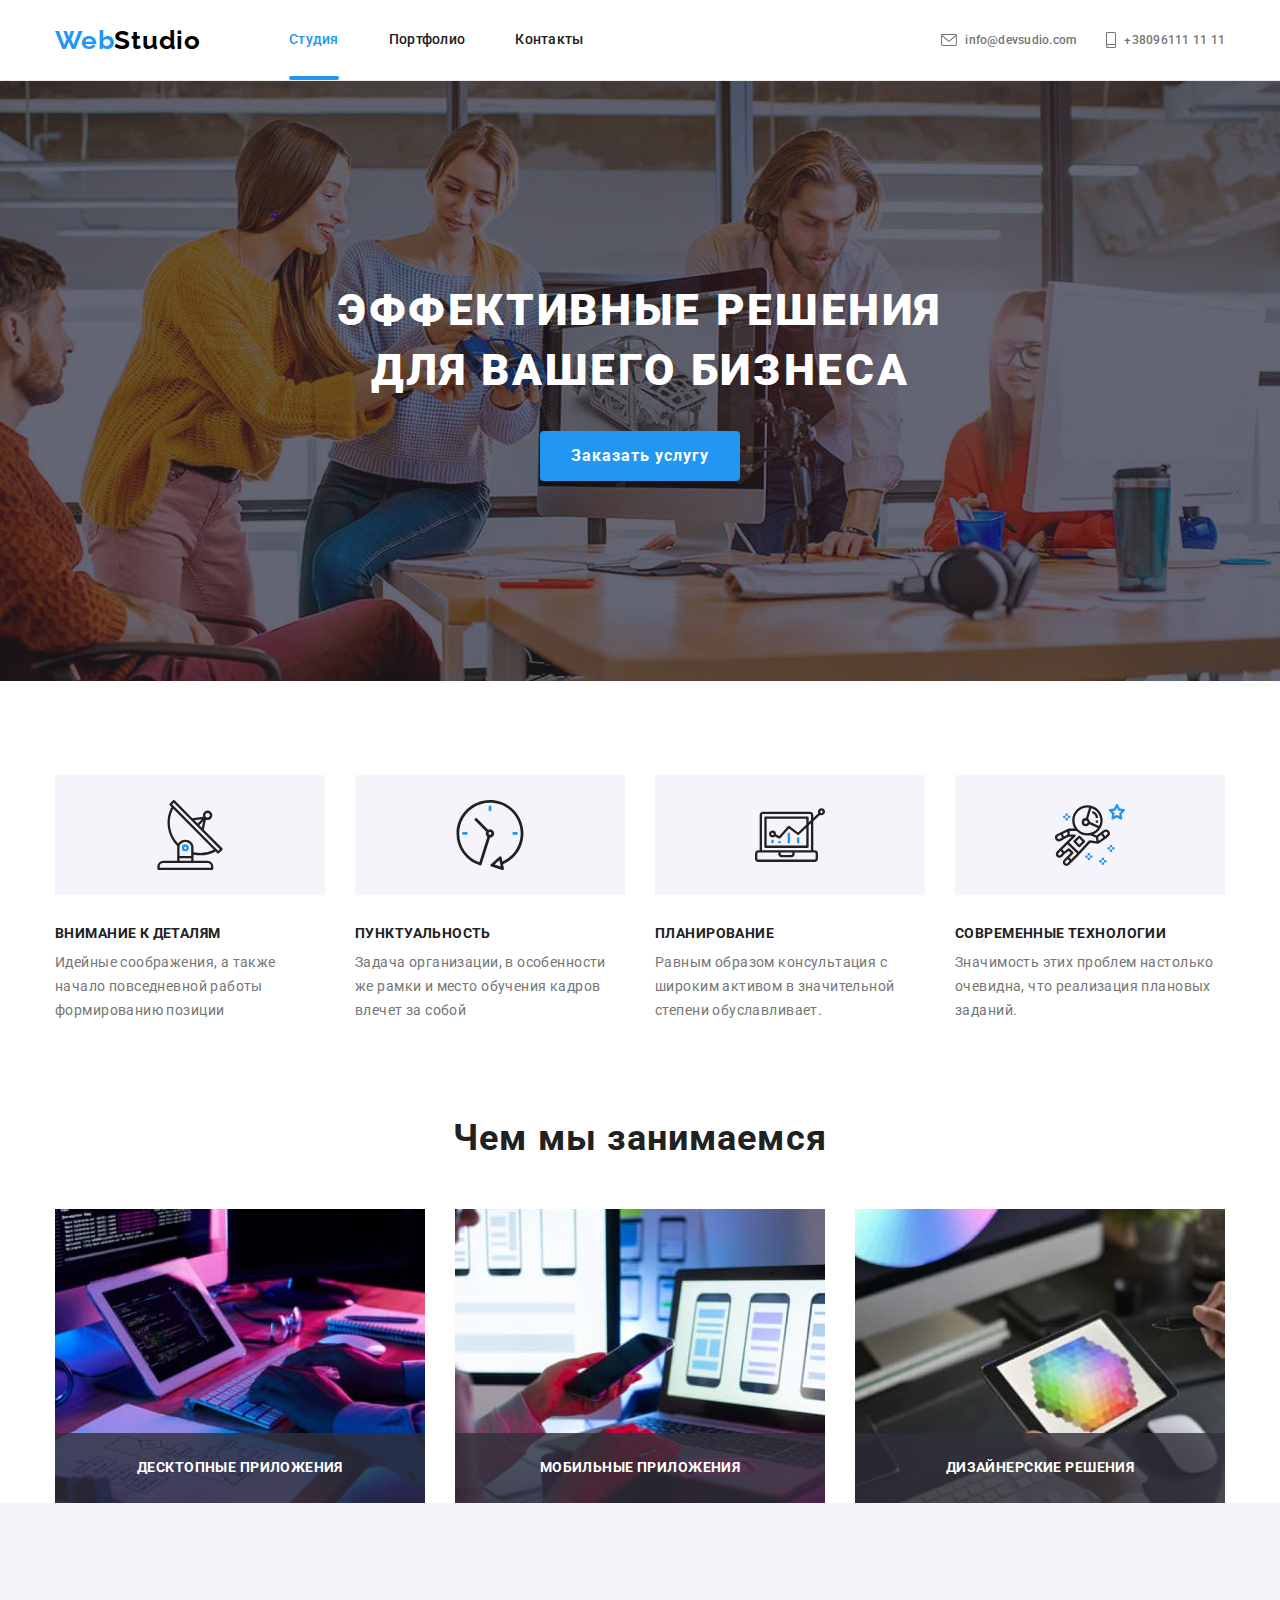
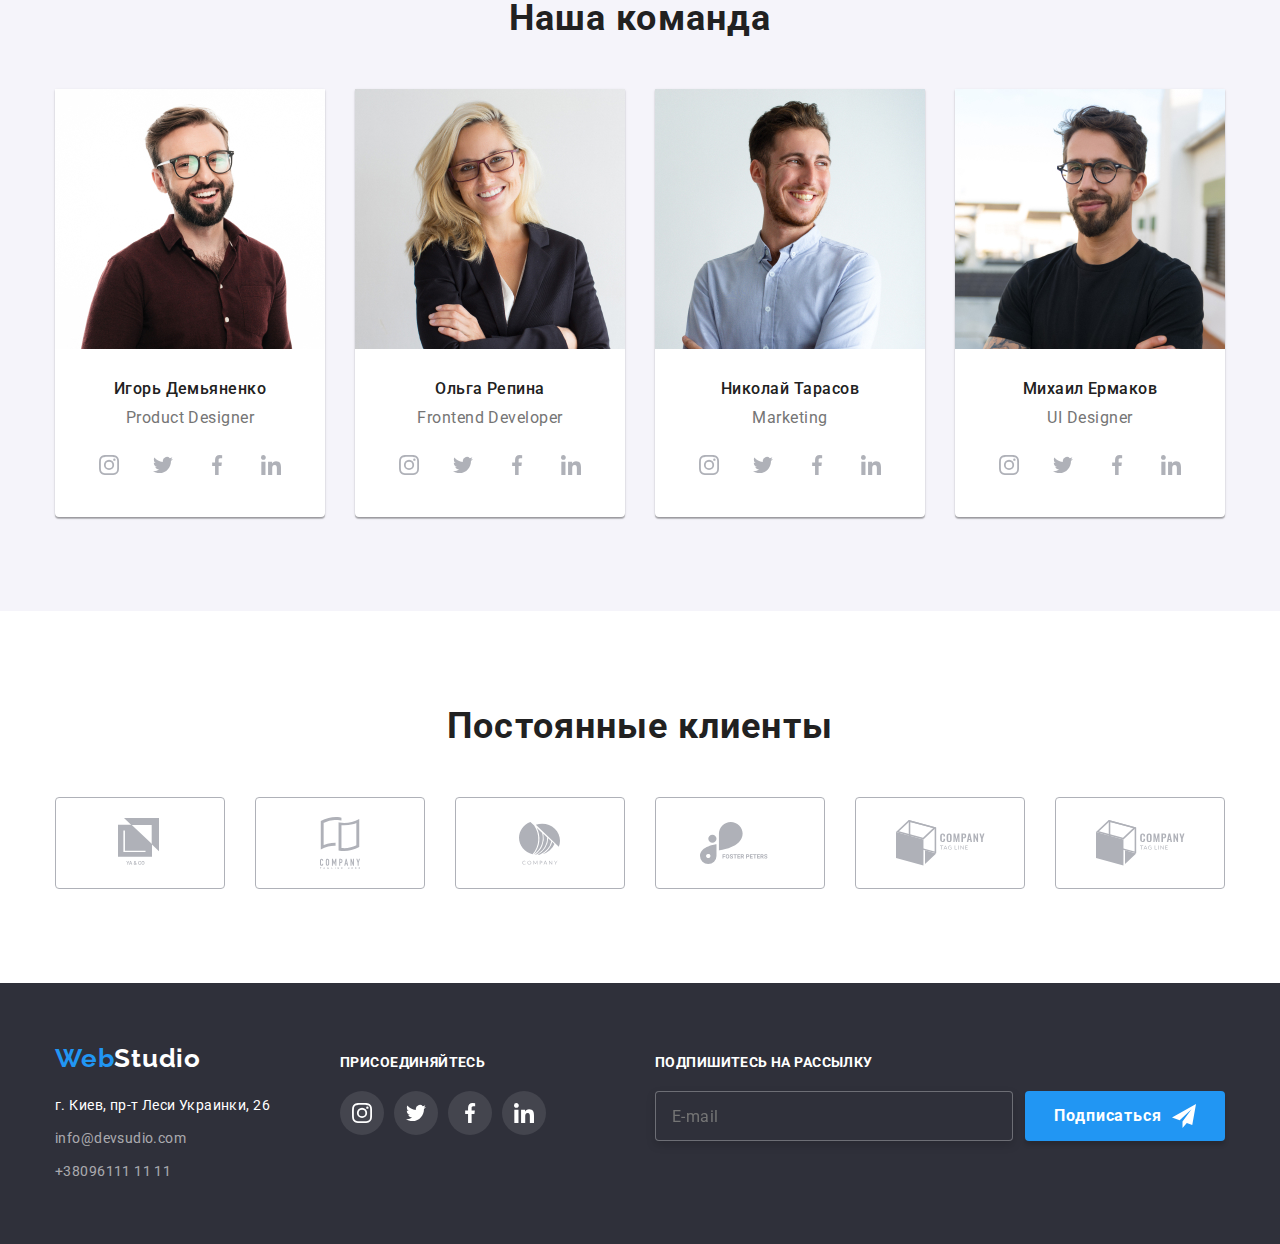
<file: index.html>
<!DOCTYPE html>
<html lang="ru">
<head>
    <meta charset="UTF-8">
    <meta http-equiv="X-UA-Compatible" content="IE=edge">
    <meta name="viewport" content="width=device-width, initial-scale=1.0">
    <title>HW-8</title>
    <link rel="stylesheet" href="./css/modern-normalize.css">
        <link rel="stylesheet" href="https://fonts.googleapis.com/css2?family=Raleway:wght@700&family=Roboto:wght@400;500;700;900&display=swap" >
      
        <link rel="stylesheet" href="./css/main.min.css">
</head>
<body>
    <header class="header">
        <div class="header__container container">
        <a href="index.html" class="logo header__logo">Web<span class="logo header__logo--black">Studio</span></a>
        <div class="menu-container" id="menu-container" data-menu>
        <nav class="header__nav">
        <ul class="nav__list">
        <li class="nav__item"><a href="index.html" class="nav__link nav__link--active">Студия</a></li>
        <li class="nav__item"><a href="portfolio.html" class="nav__link">Портфолио</a></li>
        <li class="nav__item"><a href="" class="nav__link">Контакты</a></li>
        </ul>
        </nav>
        <div class="mobile-auth-socials-group">
        <ul class="auth__list">
        <li class="auth__item">
            <a href="mailto:info@devsudio.com" class="auth__link">
                <svg class="auth__icon" width="16" height="12"><use href="./images/icons.svg#icon-envelope-1"></use>
                </svg>
                info@devsudio.com</a></li>
        <li class="auth__item">
            <a href="tel.:+380961111111" class="auth__link">
            <svg class="auth__icon" width="10" height="16">
                <use href="./images/icons.svg#icon-smartphone"></use>
            </svg>
            +38096111 11 11</a></li>
        </ul>
        <div class="company-socials">
            <a href="" class="company-socials__link">Instagram</a>
            <a href="" class="company-socials__link">Twitter</a>
            <a href="" class="company-socials__link">Facebook</a>
            <a href="" class="company-socials__link">LinkedIn</a>
        </div>
        </div>
        </div>

        <button type="button" class="menu-button" data-menu-button aria-expanded="false" aria-controls="menu-container">
        <svg width="40" height="40" class="menu-icon" aria-label="Переключатель мобильного меню">
            <use href="./images/icons.svg#icon-menu" class="icon-menu"></use>
            <use href="./images/icons.svg#icon-cross" class="icon-cross"></use>
        </svg>
        </button>

        <!-- <div class="menu-container " id="menu-container" data-menu> -->
            <!-- контент меню -->
        <!-- </div> -->
        </div>

        
    </header>
    <main>


<!--hero section-->


<section class="hero ">
    <div class="container hero__container">
    <h1 class="hero__title">Эффективные решения для вашего бизнеса</h1>
    <button type="button" class="button hero__button" data-modal-open>Заказать услугу</button>
    </div>
</section>


<!--company rules-->


<section class="benefits">
    <div class="container benefits__container">
    <h2 hidden>Наши принципы</h2>
    <ul class="benefits__list">
        <li class="benefits__item">
            <div class="benefits__item--mobile">
            <svg class="benefits__icon">
                <use href="./images/icons.svg#icon-antena"></use>
            </svg>
            </div>
            <h3 class="benefits__title">Внимание к деталям</h3>
            <p class="benefits__text"> Идейные соображения, а также начало повседневной работы формированию позиции</p>
        </li>
        <li class="benefits__item">
            <!-- <div> -->
                <div class="benefits__item--mobile">
                <svg class="benefits__icon">
                <use href="./images/icons.svg#icon-clock"></use>
            </svg>
            </div>
            <h3 class="benefits__title">Пунктуальность</h3>
            <p class="benefits__text">Задача организации, в особенности же рамки и место обучения кадров влечет за собой</p>
        </li>
        <li class="benefits__item">
            <!-- <div> -->
                <div class="benefits__item--mobile">
                <svg class="benefits__icon">
                <use href="./images/icons.svg#icon-diagram"></use>
            </svg>
        </div>
            <h3 class="benefits__title">Планирование</h3>
            <p class="benefits__text">Равным образом консультация с широким активом в значительной степени обуславливает.</p>
        </li>
        <li class="benefits__item">
            <!-- <div> -->
                <div class="benefits__item--mobile">
                <svg class="benefits__icon">
                <use href="./images/icons.svg#icon-astronaut"></use>
            </svg>
        </div>
            <h3 class="benefits__title">Современные технологии</h3>
            <p class="benefits__text">Значимость этих проблем настолько очевидна, что реализация плановых заданий.</p>
        </li>
    </ul>
    </div>
</section>



<!--how we do-->



<section class="product">
<div class="container product__container">
<h2 class="product__title">Чем мы занимаемся</h2>
<ul class="product__list">
    <li class="product__item">
        <img src="images/img1_HowWeDo.jpg" alt="Человек работает на клаасном рабочем месте" >
        <div class="product__layout">
            <p class="product__text">десктопные приложения</p>
        </div>
    </li>
    <li class="product__item">
        <img src="images/img2_HowWeDo.jpg" alt="Разрабатывается приложение на телефон" >
        <div class="product__layout">
            <p class="product__text">мобильные приложения</p>
        </div>
    </li>
    <li class="product__item">
        <img src="images/img3_HowWeDo.jpg" alt="Изображение мозаики на планшете" >
        <div class="product__layout">
            <p class="product__text">дизайнерские решения</p>
        </div>
    </li>
</ul>
</div>
</section>

<!--Our Team-->
<section class="team">
<div class="container team__container">
<h2 class="team__title">Наша команда</h2>
    <ul class="team__list">
    
    
    
    <!-- Member 1 -->
    
    
        <li class="member">
        <picture>
            <source
                srcset="./images/mob-team-1-450x460.jpg 1x, ./images/mob-team-1-450x460x2.jpg 2x"
                media="(max-width: 767px)">
            <source
                srcset="./images/pc-team-1-270x260.jpg 1x, ./images/pc-team-1-270x260x2.jpg 2x"
                media="(min-width: 1200px)">
            <source
                srcset="./images/tab-team-1-354x374.jpg 1x, ./images/tab-team-1-354x374x2.jpg 2x"
                media="(min-width: 768px)">
            <img src="images/img1_OurTeam_mobile.jpg" alt="Игорь Демьяненко" class="member__photo">
        </picture>
        
        
        
        
        
            
        <div class="member__meta">
        <h3 class="member__name">Игорь Демьяненко</h3>
        <p lang="en" class="member__position">Product Designer</p>
        <ul class="social">
            <li class="social__item"><a href="" class="social__link">
                <svg class="social__icon">
                    <use href="./images/icons.svg#icon-instagram-2-1"></use>
                </svg>
            </a></li>
            <li class="social__item"><a href="" class="social__link">
                <svg class="social__icon">
                    <use href="./images/icons.svg#icon-twitter-1-1"></use>
                </svg>
            </a></li>
            <li class="social__item"><a href="" class="social__link">
                <svg class="social__icon">
                    <use href="./images/icons.svg#icon-facebook-1-1"></use>
                </svg>
            </a></li>
            <li class="social__item"><a href="" class="social__link">
                <svg class="social__icon">
                    <use href="./images/icons.svg#icon-linkedin-1-1"></use>
                </svg>
            </a></li>
        </ul>
        </div>
    </li>


    <!-- Memeber 2 -->


    <li class="member">
        <picture>
            <source srcset="./images/mob-team-2-450x460.jpg 1x, ./images/mob-team-2-450x460x2.jpg 2x"
                media="(max-width: 767px)">
            <source srcset="./images/pc-team-2-270x260.jpg 1x, ./images/pc-team-2-270x260x2.jpg 2x"
                media="(min-width: 1200px)">
            <source srcset="./images/tab-team-2-354x374.jpg 1x, ./images/tab-team-2-354x374x2.jpg 2x"
                media="(min-width: 768px)">
            <img src="images/img2_OurTeam_mobile.jpg" alt="Игорь Демьяненко" class="member__photo">
        </picture>
        
        
        
            <div class="member__meta">
            <h3 class="member__name">Ольга Репина</h3>
            <p lang="en" class="member__position">Frontend Developer</p>
            <ul class="social">
                <li class="social__item"><a href="" class="social__link">
                        <svg class="social__icon">
                            <use href="./images/icons.svg#icon-instagram-2-1"></use>
                        </svg>
                    </a></li>
                <li class="social__item"><a href="" class="social__link">
                        <svg class="social__icon">
                            <use href="./images/icons.svg#icon-twitter-1-1"></use>
                        </svg>
                    </a></li>
                <li class="social__item"><a href="" class="social__link">
                        <svg class="social__icon">
                            <use href="./images/icons.svg#icon-facebook-1-1"></use>
                        </svg>
                    </a></li>
                <li class="social__item"><a href="" class="social__link">
                        <svg class="social__icon">
                            <use href="./images/icons.svg#icon-linkedin-1-1"></use>
                        </svg>
                    </a></li>
            </ul>
            </div>
    </li>



<!-- Member 3 -->



    <li class="member">
        <picture>
        <source 
                srcset="./images/mob-team-3-450x460.jpg 1x, ./images/mob-team-3-450x460x2.jpg 2x"
                media="(max-width: 767px)">
            <source 
                srcset="./images/pc-team-3-270x260.jpg 1x, ./images/pc-team-3-270x260x2.jpg 2x"
                media="(min-width: 1200px)">
            <source 
                srcset="./images/tab-team-3-354x374.jpg 1x, ./images/tab-team-3-354x374x2.jpg 2x"
                media="(min-width: 768px)">
            <img src="images/img3_OurTeam_mobile.jpg" alt="Игорь Демьяненко" class="member__photo">
            </picture>
            <div class="member__meta">
            <h3 class="member__name">Николай Тарасов </h3>
            <p lang="en" class="member__position">Marketing</p>
            <ul class="social">
                <li class="social__item"><a href="" class="social__link">
                        <svg class="social__icon">
                            <use href="./images/icons.svg#icon-instagram-2-1"></use>
                        </svg>
                    </a></li>
                <li class="social__item"><a href="" class="social__link">
                        <svg class="social__icon">
                            <use href="./images/icons.svg#icon-twitter-1-1"></use>
                        </svg>
                    </a></li>
                <li class="social__item"><a href="" class="social__link">
                        <svg class="social__icon">
                            <use href="./images/icons.svg#icon-facebook-1-1"></use>
                        </svg>
                    </a></li>
                <li class="social__item"><a href="" class="social__link">
                        <svg class="social__icon">
                            <use href="./images/icons.svg#icon-linkedin-1-1"></use>
                        </svg>
                    </a></li>
            </ul>
            </div>
    </li>


<!-- Member 4 -->


    <li class="member">


                <picture>
                    <source srcset="./images/mob-team-4-450x460.jpg 1x, ./images/mob-team-4-450x460x2.jpg 2x"
                        media="(max-width: 767px)">
                    <source srcset="./images/pc-team-4-270x260.jpg 1x, ./images/pc-team-4-270x260x2.jpg 2x"
                        media="(min-width: 1200px)">
                    <source srcset="./images/tab-team-4-354x374.jpg 1x, ./images/tab-team-4-354x374x2.jpg 2x"
                        media="(min-width: 768px)">
                    <img src="images/img4_OurTeam_mobile.jpg" alt="Игорь Демьяненко" class="member__photo">
                </picture>
            
            <div class="member__meta">
            <h3 class="member__name">Михаил Ермаков</h3>
            <p lang="en" class="member__position">UI Designer</p>
            <ul class="social">
                <li class="social__item"><a href="" class="social__link">
                        <svg class="social__icon">
                            <use href="./images/icons.svg#icon-instagram-2-1"></use>
                        </svg>
                    </a></li>
                <li class="social__item"><a href="" class="social__link">
                        <svg class="social__icon">
                            <use href="./images/icons.svg#icon-twitter-1-1"></use>
                        </svg>
                    </a></li>
                <li class="social__item"><a href="" class="social__link">
                        <svg class="social__icon">
                            <use href="./images/icons.svg#icon-facebook-1-1"></use>
                        </svg>
                    </a></li>
                <li class="social__item"><a href="" class="social__link">
                        <svg class="social__icon">
                            <use href="./images/icons.svg#icon-linkedin-1-1"></use>
                        </svg>
                    </a></li>
            </ul>
            </div>
    </li>
    </ul>
    </div>
</section>



<section class="client">
    <!-- Постоянные клиенты -->

    
<div class="container client__container">
    <h2 class="client__title">Постоянные клиенты</h2>
    <ul class="client__list">
        <li class="client__item"><a class="client__link" href=""><svg class="client__icon" width="170" height="92">
            <use href="./images/icons.svg#icon-Client1">
            </use>
        </svg></a>
    </li>
        <li class="client__item"><a class="client__link" href=""><svg class="client__icon" width="170" height="92">
            <use href="./images/icons.svg#icon-Client2">
            </use>
        </svg></a>
    </li>
        <li class="client__item"><a class="client__link" href=""><svg class="client__icon" width="170" height="92">
            <use href="./images/icons.svg#icon-Client3">
            </use>
        </svg></a>
    </li>
        <li class="client__item"><a class="client__link" href=""><svg class="client__icon" width="170" height="92">
            <use href="./images/icons.svg#icon-Client4">
            </use>
        </svg></a>
    </li>
        <li class="client__item"><a class="client__link" href=""><svg class="client__icon" width="170" height="92">
            <use href="./images/icons.svg#icon-Client5">
            </use>
        </svg></a>
    </li>
        <li class="client__item"><a class="client__link" href=""><svg class="client__icon" width="170" height="92">
            <use href="./images/icons.svg#icon-Client6">
            </use>
        </svg></a>
    </li>
    </ul>
</div>
</section>
    </main>


    <!-- Футер -->


    <footer class="footer">
        <div class="container footer__container">
            <div class="footer-for-tablet">
        <div class="contacts">
        <a href="index.html" class="logo footer__logo">Web<span class="logo footer__logo--white">Studio</span></a>
        <address>
            <p class="contacts__address">г. Киев, пр-т Леси Украинки, 26</p>
            <ul class="contacts__list">
                <li class="contacts__item"><a href="mailto:info@devsudio.com" class="contacts__link">info@devsudio.com</a></li>
                <li class="contacts__item"><a href="tel.:+380961111111" class="contacts__link">+38096111 11 11</a></li>
            </ul>
        </address>
        </div>
    <div class="join">
    <p class="join__title">Присоединяйтесь</p>
    <ul class="join__list">
        <li class="join__item"><a href="" class="join__link">
                <svg class="join__icon">
                    <use href="./images/icons.svg#icon-instagram-2-1"></use>
                </svg>
            </a></li>
        <li class="join__item"><a href="" class="join__link">
                <svg class="join__icon">
                    <use href="./images/icons.svg#icon-twitter-1-1"></use>
                </svg>
            </a></li>
        <li class="join__item"><a href="" class="join__link">
                <svg class="join__icon">
                    <use href="./images/icons.svg#icon-facebook-1-1"></use>
                </svg>
            </a></li>
        <li class="join__item"><a href="" class="join__link">
                <svg class="join__icon">
                    <use href="./images/icons.svg#icon-linkedin-1-1"></use>
                </svg>
            </a></li>
    </ul>
    </div>
    </div>
    <div class="mailing">
        <p class="mailing__title">подпишитесь на рассылку</p>
        <form name="subscribe" class="mailing__form">
            <input type="email" name="email" placeholder="E-mail" class="mailing__input">
            <button type="submit" class="button mailing__button">Подписаться <svg class="mailing__icon"><use href="./images/icons.svg#icon-icon-send"></use></svg></button>
        </form>
    </div>
    </div>
    </footer>


    <!-- Модалка -->


    <div class="backdrop is-hidden" data-modal>
        <div class="modal">
            <form name="user-info" class="form">
                <p class="form__title">Оставьте свои данные, мы вам перезвоним</p>
                <div class="form__field">
                    <label for="name" class="form__label">Имя</label>
                    <span class="form__span">
                        <input type="text" name="name" class="form__input" id="name" autocomplete="off">
                        <svg class="form__icon">
                        <use href="./images/icons.svg#icon-person-black-18dp-1">
                        </use>
                        </svg>
                    </span>
                </div>                      
                
                <div class="form__field">
                    <label for="tel" class="form__label">Телефон
                    </label>
                    <span class="form__span">
                        <input type="tel" name="tel" class="form__input" id="tel">
                        <svg class="form__icon">
                            <use href="./images/icons.svg#icon-phone-black-18dp-1"></use>
                        </svg>
                    </span>
                    
                </div>
                    <div class="form__field">
                        <label for="mail" class="form__label">Почта</label>
                            <span class="form__span">
                                <input type="email" name="mail" class="form__input" id="mail">
                                <svg class="form__icon">
                                    <use href="./images/icons.svg#icon-email-black-18dp-1"></use>
                                </svg>
                                </span>
                    </div>
                    
                    <label class="form__label" for="comment">Комментарий</label>
                        
                        <textarea name="comment" id="comment" rows="5" placeholder="Введите текст" class="form__input textarea"></textarea>
                    
                    
                    <label for="policy" class="policy">
                        <input type="checkbox" name="policy" id="policy" class="policy__input">
                        <svg class="policy__icon"><use href="./images/icons.svg#policy-check"></use></svg>
                        Соглашаюсь с рассылкой и принимаю <a href="" class="policy__link"> Условия договора</a>
                    </label>
                <button type="submit" class="button form__button">Отправить</button>
            </form>
            <button class="close__btn" data-modal-close>
                <svg class="close__icon">
                    <use href="./images/icons.svg#icon-close-modal">
                    </use>
                </svg>
            </button>
        </div>
    </div>
    <script src="js/modal.js"></script>
    <script src="js/mobile-menu.js"></script>
</body>
</html>
</file>
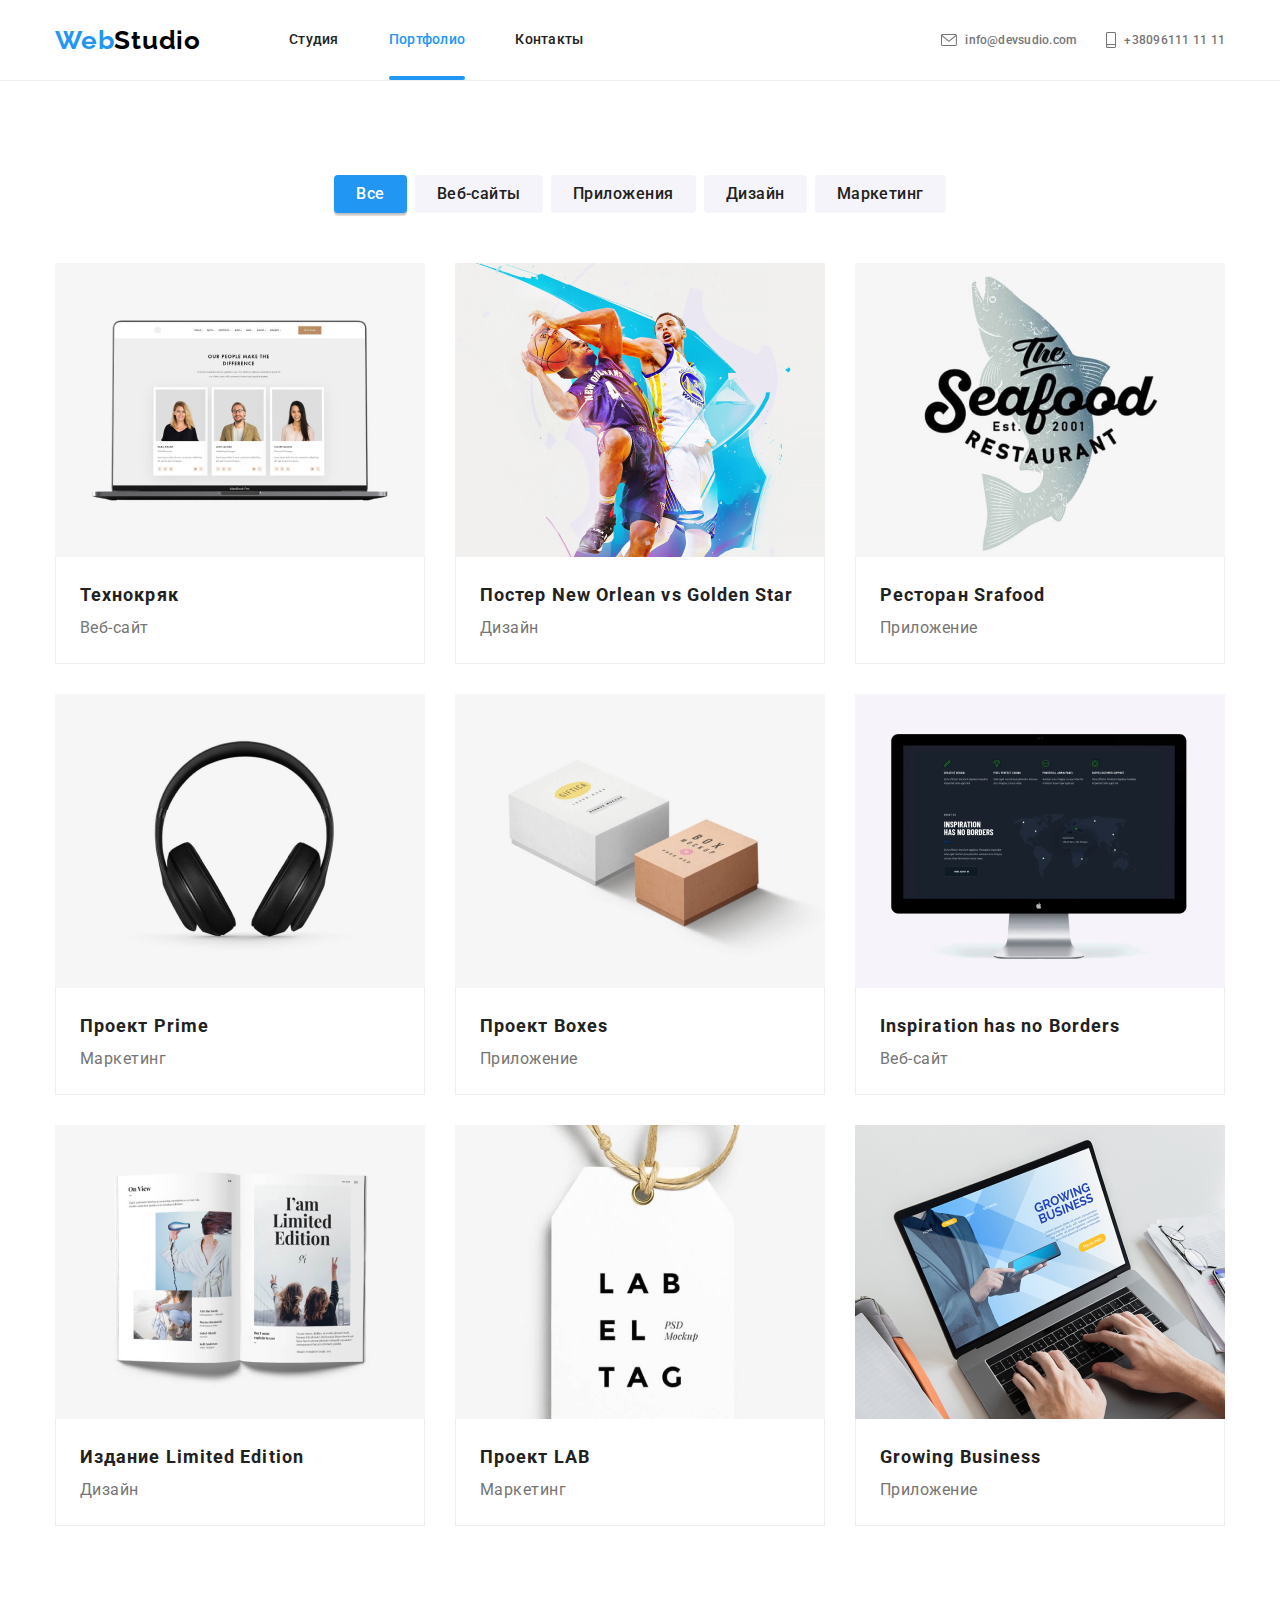
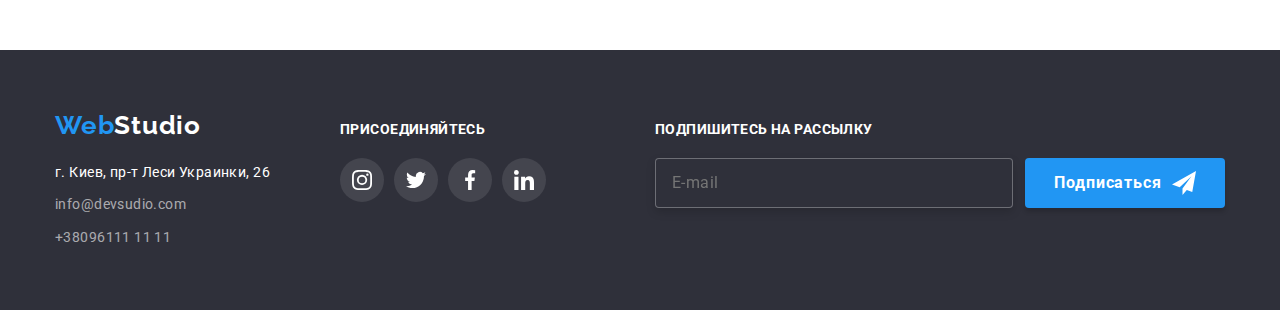
<file: portfolio.html>
<!DOCTYPE html>
<html lang="ru">
<head>
    <meta charset="UTF-8">
    <meta http-equiv="X-UA-Compatible" content="IE=edge">
    <meta name="viewport" content="width=device-width, initial-scale=1.0">
    <title>HW-8</title>
    <link rel="stylesheet" href="./css/modern-normalize.css">
    <link rel="stylesheet" href="https://fonts.googleapis.com/css2?family=Raleway:wght@700&family=Roboto:wght@400;500;700;900&display=swap" >
   
    <link rel="stylesheet" href="./css/main.min.css">
  
</head>
<body>
        <header class="header">
            <div class="header__container container">
                <a href="index.html" class="logo header__logo">Web<span class="logo header__logo--black">Studio</span></a>
                <div class="menu-container" id="menu-container" data-menu>
                    <nav class="header__nav">
                        <ul class="nav__list">
                            <li class="nav__item"><a href="index.html" class="nav__link">Студия</a></li>
                            <li class="nav__item"><a href="portfolio.html" class="nav__link nav__link--active">Портфолио</a></li>
                            <li class="nav__item"><a href="" class="nav__link">Контакты</a></li>
                        </ul>
                    </nav>
                    <div class="mobile-auth-socials-group">
                        <ul class="auth__list">
                            <li class="auth__item">
                                <a href="mailto:info@devsudio.com" class="auth__link">
                                    <svg class="auth__icon" width="16" height="12">
                                        <use href="./images/icons.svg#icon-envelope-1"></use>
                                    </svg>
                                    info@devsudio.com</a>
                            </li>
                            <li class="auth__item">
                                <a href="tel.:+380961111111" class="auth__link">
                                    <svg class="auth__icon" width="10" height="16">
                                        <use href="./images/icons.svg#icon-smartphone"></use>
                                    </svg>
                                    +38096111 11 11</a>
                            </li>
                        </ul>
                        <div class="company-socials">
                            <a href="" class="company-socials__link">Instagram</a>
                            <a href="" class="company-socials__link">Twitter</a>
                            <a href="" class="company-socials__link">Facebook</a>
                            <a href="" class="company-socials__link">LinkedIn</a>
                        </div>
                    </div>
                </div>
        
                <button type="button" class="menu-button" data-menu-button aria-expanded="false" aria-controls="menu-container">
                    <svg width="40" height="40" class="menu-icon" aria-label="Переключатель мобильного меню">
                        <use href="./images/icons.svg#icon-menu" class="icon-menu"></use>
                        <use href="./images/icons.svg#icon-cross" class="icon-cross"></use>
                    </svg>
                </button>
        
                <!-- <div class="menu-container " id="menu-container" data-menu> -->
                <!-- контент меню -->
                <!-- </div> -->
            </div>
        
        
        </header>
    <main>
        <!-- Our Products-->
        <section class="projects">
<div class="container projects__container">
    <ul class="projects__filter">
    <li class="projects__item">
        <button type="button" class="projects__button projects__button--active">Все</button>
    </li>
    <li class="projects__item">
        <button type="button" class="projects__button">Веб-сайты</button>
    </li>
    <li class="projects__item">
        <button type="button" class="projects__button">Приложения</button>
    </li>
    <li class="projects__item">
        <button type="button" class="projects__button">Дизайн</button>
    </li>
    <li class="projects__item">
        <button type="button" class="projects__button">Маркетинг</button>
    </li>
    </ul>

<h1 hidden>Наши проекты</h1>
<ul class="projects__list">
<li class="card projects__card">
    <!-- <div class="card"> -->
        <a href="" class="card__link">
            <div class="card__overlay">
                <picture>
                    <source srcset="./images/mob-portfolio-1-450x294.jpg 1x, ./images/mob-portfolio-1-450x294x2.jpg 2x" 
                        media="(max-width: 767px)">
                    <source srcset="./images/pc-portfolio-1-370x294.jpg 1x, ./images/pc-portfolio-1-370x294x2.jpg 2x"
                        media="(min-width: 1200px)">
                    <source srcset="./images/tab-portfolio-1-354x294.jpg 1x, ./images/tab-portfolio-1-354x294x2.jpg 2x"
                        media="(min-width: 768px)">
                    <img src="./images/techocrack.jpg" alt="технокряк" >
                </picture>
                <p class="card__description">Технокряк это современная площадка распространения коронавируса. Компании используют эту платформу для цифрового шпионажа и атак на защищённые сервера конкурентов.</p>
            </div>
            <div class="card__meta">
            <h2 class="card__title">Технокряк</h2>
            <p class="card__type">Веб-сайт</p>
            </div>
        </a>
    <!-- </div> -->
    
</li>
<li class="card projects__card">
    <!-- <div class="card"> -->
        <a href="" class="card__link">
        <div class="card__overlay">
            <picture>
                <source
                    srcset="./images/mob-portfolio-2-450x294.jpg 1x, ./images/mob-portfolio-2-450x294x2.jpg 2x"
                    media="(max-width: 767px)">
                    <source srcset="./images/pc-portfolio-2-370x294.jpg 1x, ./images/pc-portfolio-2-370x294x2.jpg 2x"
                        media="(min-width: 1200px)">
                    <source srcset="./images/tab-portfolio-2-354x294.jpg 1x, ./images/tab-portfolio-2-354x294x2.jpg 2x"
                        media="(min-width: 768px)">
                    <img src="./images/new-orlean-vs-golden-star.jpg" alt="постер new orlean vs golden star">
            </picture>

            <p class="card__description">Технокряк это современная площадка распространения коронавируса. Компании используют эту платформу для цифрового шпионажа и атак на защищённые сервера конкурентов.</p>
        </div>
        <div class="card__meta">
        <h2 class="card__title">Постер New Orlean vs Golden Star</h2>
        <p class="card__type">Дизайн</p>
        </div>
    </a>
<!-- </div> -->
</li>
<li class="card projects__card">
    <!-- <div class="card"> -->
        <a href="" class="card__link">
        <div class="card__overlay">
            <picture>
                <source
                    srcset="./images/mob-portfolio-3-450x294.jpg 1x, ./images/mob-portfolio-3-450x294x2.jpg 2x"
                    media="(max-width: 767px)">
                    <source srcset="./images/pc-portfolio-3-370x294.jpg 1x, ./images/pc-portfolio-3-370x294x2.jpg 2x"
                        media="(min-width: 1200px)">
                    <source srcset="./images/tab-portfolio-3-354x294.jpg 1x, ./images/tab-portfolio-3-354x294x2.jpg 2x"
                        media="(min-width: 768px)">
                <img src="./images/seafood.jpg" alt="seafood">
            </picture>
            
            <p class="card__description">Технокряк это современная площадка распространения коронавируса. Компании используют эту платформу для цифрового шпионажа и атак на защищённые сервера конкурентов.</p>
        </div>
        <div class="card__meta">
        <h2 class="card__title">Ресторан Srafood</h2>
        <p class="card__type">Приложение</p>
        </div>
    </a>
<!-- </div> -->
</li>
<li class="card projects__card">
    <!-- <div class="card"> -->
        <a href="" class="card__link">
        <div class="card__overlay">
            <picture>
                <source
                    srcset="./images/mob-portfolio-4-450x294.jpg 1x, ./images/mob-portfolio-4-450x294x2.jpg 2x"
                    media="(max-width: 767px)">
                    <source srcset="./images/pc-portfolio-4-370x294.jpg 1x, ./images/pc-portfolio-4-370x294x2.jpg 2x"
                        media="(min-width: 1200px)">
                    <source srcset="./images/tab-portfolio-4-354x294.jpg 1x, ./images/tab-portfolio-4-354x294x2.jpg 2x"
                        media="(min-width: 768px)">
                <img src="./images/prinme.jpg" alt="Project Prime">
            </picture>
            
            <p class="card__description">Технокряк это современная площадка распространения коронавируса. Компании используют эту платформу для цифрового шпионажа и атак на защищённые сервера конкурентов.</p>
        </div>
        <div class="card__meta">
        <h2 class="card__title">Проект Prime</h2>
        <p class="card__type">Маркетинг</p>
        </div>
    </a>
<!-- </div> -->
</li>
<li class="card projects__card">
    <!-- <div class="card"> -->
        <a href="" class="card__link">
        <div class="card__overlay">
            <picture>
                <source
                    srcset="./images/mob-portfolio-5-450x294.jpg 1x, ./images/mob-portfolio-5-450x294x2.jpg 2x"
                    media="(max-width: 767px)">
                    <source srcset="./images/pc-portfolio-5-370x294.jpg 1x, ./images/pc-portfolio-5-370x294x2.jpg 2x"
                        media="(min-width: 1200px)">
                    <source srcset="./images/tab-portfolio-5-354x294.jpg 1x, ./images/tab-portfolio-5-354x294x2.jpg 2x"
                        media="(min-width: 768px)">
                <img src="./images/boxes.jpg" alt="Project boxes">
            </picture>
            
            <p class="card__description">Технокряк это современная площадка распространения коронавируса. Компании используют эту платформу для цифрового шпионажа и атак на защищённые сервера конкурентов.</p>
        </div>
        <div class="card__meta">
        <h2 class="card__title">Проект Boxes</h2>
        <p class="card__type">Приложение</p>
        </div>
    </a>
<!-- </div> -->
</li>
<li class="card projects__card">
    <!-- <div class="card"> -->
        <a href="" class="card__link">
        <div class="card__overlay">
            <picture>
                <source
                    srcset="./images/mob-portfolio-6-450x294.jpg 1x, ./images/mob-portfolio-6-450x294x2.jpg 2x"
                    media="(max-width: 767px)">
                    <source srcset="./images/pc-portfolio-6-370x294.jpg 1x, ./images/pc-portfolio-6-370x294x2.jpg 2x"
                        media="(min-width: 1200px)">
                    <source srcset="./images/tab-portfolio-6-354x294.jpg 1x, ./images/tab-portfolio-6-354x294x2.jpg 2x"
                        media="(min-width: 768px)">
                    <img src="./images/inspiration.jpg" alt="inspiration">
            </picture>
            
            <p class="card__description">Технокряк это современная площадка распространения коронавируса. Компании используют эту платформу для цифрового шпионажа и атак на защищённые сервера конкурентов.</p>
        </div>
        <div class="card__meta">
        <h2 class="card__title">Inspiration has no Borders</h2>
        <p class="card__type">Веб-сайт</p>
        </div>
    </a>
<!-- </div> -->
</li>
<li class="card projects__card">
    <!-- <div class="card"> -->
        <a href="" class="card__link">
            <div class="card__overlay">
                <picture>
                    <source
                        srcset="./images/mob-portfolio-7-450x294.jpg 1x, ./images/mob-portfolio-7-450x294x2.jpg 2x"
                        media="(max-width: 767px)">
                        <source srcset="./images/pc-portfolio-7-370x294.jpg 1x, ./images/pc-portfolio-7-370x294x2.jpg 2x"
                            media="(min-width: 1200px)">
                        <source srcset="./images/tab-portfolio-7-354x294.jpg 1x, ./images/tab-portfolio-7-354x294x2.jpg 2x"
                            media="(min-width: 768px)">
                    <img src="./images/limited-edition.jpg" alt="limited limited edition">
                </picture>
                
                <p class="card__description">Технокряк это современная площадка распространения коронавируса. Компании используют эту платформу для цифрового шпионажа и атак на защищённые сервера конкурентов.</p>
            </div>
        <div class="card__meta">
        <h2 class="card__title">Издание Limited Edition</h2>
        <p class="card__type">Дизайн</p>
        </div>
    </a>
<!-- </div> -->
</li>
<li class="card projects__card">
    <!-- <div class="card"> -->
        <a href="" class="card__link">
            <div class="card__overlay">
                <picture>
                    <source
                        srcset="./images/mob-portfolio-8-450x294.jpg 1x, ./images/mob-portfolio-8-450x294x2.jpg 2x"
                        media="(max-width: 767px)">
                        <source srcset="./images/pc-portfolio-8-370x294.jpg 1x, ./images/pc-portfolio-8-370x294x2.jpg 2x"
                            media="(min-width: 1200px)">
                        <source srcset="./images/tab-portfolio-8-354x294.jpg 1x, ./images/tab-portfolio-8-354x294x2.jpg 2x"
                        media="(min-width: 768px)">
                    <img src="./images/lab.jpg" alt="Проект Lab">
                </picture>
                
                <p class="card__description">Технокряк это современная площадка распространения коронавируса. Компании используют эту платформу для цифрового шпионажа и атак на защищённые сервера конкурентов.</p>
            </div>
        <div class="card__meta">
        <h2 class="card__title">Проект LAB</h2>
        <p class="card__type">Маркетинг</p>
        </div>
    </a>
<!-- </div> -->
</li>
<li class="card projects__card">
    <!-- <div class="card"> -->
        <a href="" class="card__link">
            <div class="card__overlay">
                <picture>
                    <source
                        srcset="./images/mob-portfolio-9-450x294.jpg 1x, ./images/mob-portfolio-9-450x294x2.jpg 2x" media="(max-width: 767px)">
                    <source 
                        srcset="./images/pc-portfolio-9-370x294.jpg 1x, ./images/pc-portfolio-9-370x294x2.jpg 2x" media="(min-width: 1200px)">
                    <source 
                        srcset="./images/tab-portfolio-9-354x294.jpg 1x, ./images/tab-portfolio-9-354x294x2.jpg 2x" media="(min-width: 768px)">
                    <img src="./images/growing-business.jpg" alt="growing business">
                </picture>
                
                <p class="card__description">Технокряк это современная площадка распространения коронавируса. Компании используют эту платформу для цифрового шпионажа и атак на защищённые сервера конкурентов.</p>
            </div>
        <div class="card__meta">
        <h2 class="card__title">Growing Business</h2>
        <p class="card__type">Приложение</p>
        </div>
    </a>
<!-- </div> -->
</li>
</ul>
</div>
</section>
</main>
    <footer class="footer">
        <div class="container footer__container">
            <div class="footer-for-tablet">
                <div class="contacts">
                    <a href="index.html" class="logo footer__logo">Web<span
                            class="logo footer__logo--white">Studio</span></a>
                    <address>
                        <p class="contacts__address">г. Киев, пр-т Леси Украинки, 26</p>
                        <ul class="contacts__list">
                            <li class="contacts__item"><a href="mailto:info@devsudio.com"
                                    class="contacts__link">info@devsudio.com</a></li>
                            <li class="contacts__item"><a href="tel.:+380961111111" class="contacts__link">+38096111 11
                                    11</a></li>
                        </ul>
                    </address>
                </div>
                <div class="join">
                    <p class="join__title">Присоединяйтесь</p>
                    <ul class="join__list">
                        <li class="join__item"><a href="" class="join__link">
                                <svg class="join__icon">
                                    <use href="./images/icons.svg#icon-instagram-2-1"></use>
                                </svg>
                            </a></li>
                        <li class="join__item"><a href="" class="join__link">
                                <svg class="join__icon">
                                    <use href="./images/icons.svg#icon-twitter-1-1"></use>
                                </svg>
                            </a></li>
                        <li class="join__item"><a href="" class="join__link">
                                <svg class="join__icon">
                                    <use href="./images/icons.svg#icon-facebook-1-1"></use>
                                </svg>
                            </a></li>
                        <li class="join__item"><a href="" class="join__link">
                                <svg class="join__icon">
                                    <use href="./images/icons.svg#icon-linkedin-1-1"></use>
                                </svg>
                            </a></li>
                    </ul>
                </div>
            </div>
            <div class="mailing">
                <p class="mailing__title">подпишитесь на рассылку</p>
                <form name="subscribe" class="mailing__form">
                    <input type="email" name="email" placeholder="E-mail" class="mailing__input">
                    <button type="submit" class="button mailing__button">Подписаться <svg class="mailing__icon">
                            <use href="./images/icons.svg#icon-icon-send"></use>
                        </svg></button>
                </form>
            </div>
        </div>
    </footer>
    <!-- <script src="js/modal.js"></script> -->
    <script src="js/mobile-menu.js"></script>
</body>
</html>
</file>
<file: css/main.min.css>
/*! modern-normalize v1.1.0 | MIT License | https://github.com/sindresorhus/modern-normalize */*,::before,::after{-webkit-box-sizing:border-box;box-sizing:border-box}html{line-height:1.15;-webkit-text-size-adjust:100%;-moz-tab-size:4;-o-tab-size:4;tab-size:4}body{margin:0;font-family:system-ui,-apple-system,"Segoe UI",Roboto,Helvetica,Arial,sans-serif,"Apple Color Emoji","Segoe UI Emoji"}hr{height:0;color:inherit}abbr[title]{-webkit-text-decoration:underline dotted;text-decoration:underline dotted}b,strong{font-weight:bolder}code,kbd,samp,pre{font-family:ui-monospace, SFMono-Regular, Consolas, 'Liberation Mono', Menlo, monospace;font-size:1em}small{font-size:80%}sub,sup{font-size:75%;line-height:0;position:relative;vertical-align:baseline}sub{bottom:-0.25em}sup{top:-0.5em}table{text-indent:0;border-color:inherit}button,input,optgroup,select,textarea{font-family:inherit;font-size:100%;line-height:1.15;margin:0}button,select{text-transform:none}button,[type='button'],[type='reset'],[type='submit']{-webkit-appearance:button}::-moz-focus-inner{border-style:none;padding:0}:-moz-focusring{outline:1px dotted ButtonText}:-moz-ui-invalid{box-shadow:none}legend{padding:0}progress{vertical-align:baseline}::-webkit-inner-spin-button,::-webkit-outer-spin-button{height:auto}[type='search']{-webkit-appearance:textfield;outline-offset:-2px}::-webkit-search-decoration{-webkit-appearance:none}::-webkit-file-upload-button{-webkit-appearance:button;font:inherit}summary{display:list-item}body{font-family:"Roboto", sans-serif;color:#757575;background-color:#fff;margin:0}body.modal-open{overflow:hidden}h1,h2,h3,h4,h5,h6,ul,p{margin:0px;padding:0px}img{display:block}.container{padding-right:15px;padding-left:15px;margin-left:auto;margin-right:auto;min-width:320px}@media screen and (min-width: 480px){.container{width:480px}}@media screen and (min-width: 768px){.container{width:768px}}@media screen and (min-width: 1200px){.container{width:1200px}}.button{width:200px;height:50px;-webkit-box-shadow:0px 4px 4px rgba(0,0,0,0.15);box-shadow:0px 4px 4px rgba(0,0,0,0.15);border:none;border-radius:4px;cursor:pointer}.footer{padding-top:60px;padding-bottom:60px;background-color:#2f303a;min-width:320px}@media screen and (min-width: 1200px){.footer__container{display:-webkit-box;display:-ms-flexbox;display:flex;-webkit-box-align:baseline;-ms-flex-align:baseline;align-items:baseline;-webkit-box-pack:justify;-ms-flex-pack:justify;justify-content:space-between}}@media screen and (max-width: 767px){.footer-for-tablet{margin-bottom:60px}}@media screen and (min-width: 768px) and (max-width: 1199px){.footer-for-tablet{display:-webkit-box;display:-ms-flexbox;display:flex;-webkit-box-pack:justify;-ms-flex-pack:justify;justify-content:space-between;-webkit-box-align:baseline;-ms-flex-align:baseline;align-items:baseline;margin-bottom:60px}}@media screen and (min-width: 1200px){.footer-for-tablet{display:-webkit-box;display:-ms-flexbox;display:flex;-webkit-box-align:baseline;-ms-flex-align:baseline;align-items:baseline}}@media screen and (max-width: 767px){.contacts{margin-bottom:60px}}@media screen and (min-width: 1200px){.contacts{margin-right:70px}}.contacts *{text-align:center}@media screen and (min-width: 1200px){.contacts *{text-align:left}}.footer__logo{display:block;margin:0 auto 20px;text-align:center}@media screen and (min-width: 1200px){.footer__logo{text-align:left}}.logo.footer__logo--white{color:#fff}.contacts__address{margin-bottom:8px;font-style:normal;font-weight:normal;font-size:14px;line-height:1.71;text-align:center;letter-spacing:0.03em;color:#fff}@media screen and (min-width: 1200px){.contacts__address{margin-bottom:9px}}.contacts__list{font-family:Roboto;font-style:normal;font-weight:normal;font-size:14px;line-height:1.71;text-align:center;letter-spacing:0.03em}.contacts__item{list-style:none}.contacts__item:not(:last-child){margin-bottom:8px}@media screen and (min-width: 1200px){.contacts__item:not(:last-child){margin-bottom:9px}}.contacts__link{text-decoration:none;color:rgba(255,255,255,0.6);-webkit-transition-property:color;transition-property:color;-webkit-transition-duration:250ms;transition-duration:250ms;-webkit-transition-timing-function:cubic-bezier(0.4, 0, 0.2, 1);transition-timing-function:cubic-bezier(0.4, 0, 0.2, 1)}.contacts__link:hover,.contacts__link:focus{color:#2196f3}.join__title{margin-bottom:20px;text-align:center;font-weight:bold;font-size:14px;line-height:1.14;letter-spacing:0.03em;text-transform:uppercase;color:#fff}@media screen and (min-width: 1200px){.join__title{text-align:left}}.join__list{display:-webkit-box;display:-ms-flexbox;display:flex;-webkit-box-pack:center;-ms-flex-pack:center;justify-content:center}.join__item{list-style:none}.join__item:not(:last-child){margin-right:10px}.join__link{display:-webkit-box;display:-ms-flexbox;display:flex;-webkit-box-align:center;-ms-flex-align:center;align-items:center;-webkit-box-pack:center;-ms-flex-pack:center;justify-content:center;width:44px;height:44px;border-radius:50%;background-color:rgba(255,255,255,0.1);color:#fff;-webkit-transition-property:background-color;transition-property:background-color;-webkit-transition-duration:250ms;transition-duration:250ms;-webkit-transition-timing-function:cubic-bezier(0.4, 0, 0.2, 1);transition-timing-function:cubic-bezier(0.4, 0, 0.2, 1)}.join__link:hover,.join__link:focus{background-color:#2196f3}.join__icon{width:20px;height:20px;fill:currentColor}.mailing__title{text-align:center;margin-bottom:20px;font-weight:bold;font-size:14px;line-height:1.14;letter-spacing:0.03em;text-transform:uppercase;color:#fff}@media screen and (min-width: 1200px){.mailing__title{text-align:left}}.mailing__form{text-align:center}@media screen and (min-width: 1200px){.mailing__form{display:-webkit-box;display:-ms-flexbox;display:flex}}.mailing__input{padding:15px 16px;margin-bottom:20px;width:100%;height:50px;background-color:#2f303a;color:#fff;border:1px solid rgba(255,255,255,0.3);-webkit-box-sizing:border-box;box-sizing:border-box;-webkit-filter:drop-shadow(0px 4px 4px rgba(0,0,0,0.15));filter:drop-shadow(0px 4px 4px rgba(0,0,0,0.15));border-radius:4px;font-weight:normal;font-size:16px;line-height:1.25;letter-spacing:0.03em;color:rgba(255,255,255,0.6)}@media screen and (min-width: 768px){.mailing__input{width:450px}}@media screen and (min-width: 1200px){.mailing__input{width:358px;margin-right:12px}}.mailing__button{margin:0 auto;font-weight:bold;font-size:16px;line-height:1.87;display:-webkit-box;display:-ms-flexbox;display:flex;-webkit-box-align:center;-ms-flex-align:center;align-items:center;-webkit-box-pack:center;-ms-flex-pack:center;justify-content:center;letter-spacing:0.06em;color:#fff;background-color:#2196f3;-webkit-box-shadow:0px 4px 4px rgba(0,0,0,0.15);box-shadow:0px 4px 4px rgba(0,0,0,0.15);border-radius:4px;-webkit-transition-property:background-color;transition-property:background-color;-webkit-transition-duration:250ms;transition-duration:250ms;-webkit-transition-timing-function:cubic-bezier(0.4, 0, 0.2, 1);transition-timing-function:cubic-bezier(0.4, 0, 0.2, 1)}.mailing__button:hover,.mailing__button:focus{background-color:#188ce8}.mailing__icon{margin-left:10px;width:24px;height:24px}.benefits{min-width:320px;padding:60px 0}@media screen and (min-width: 1200px){.benefits{padding-top:94px;padding-bottom:94px}}@media screen and (min-width: 768px){.benefits__list{display:-webkit-box;display:-ms-flexbox;display:flex;-ms-flex-wrap:wrap;flex-wrap:wrap}}@media screen and (min-width: 1200px){.benefits__list{margin-right:-30px}}.benefits__item{list-style:none;height:auto}@media screen and (max-width: 767px){.benefits__item{max-width:450px}.benefits__item:not(:last-child){margin-bottom:30px}}@media screen and (min-width: 768px) and (max-width: 1199px){.benefits__item{width:354px}.benefits__item:nth-child(2n+1){margin-right:30px}.benefits__item:nth-child(n+3){margin-top:30px}}@media screen and (min-width: 1200px){.benefits__item{width:270px;margin-right:30px}}.benefits__item--mobile{display:-webkit-box;display:-ms-flexbox;display:flex;-webkit-box-pack:center;-ms-flex-pack:center;justify-content:center;-webkit-box-align:center;-ms-flex-align:center;align-items:center;width:100%;height:120px;margin-bottom:30px;background-color:#f5f4fa}.benefits__icon{display:block;height:70px;width:70px}.benefits__title{width:270px;margin:0 auto 10px;text-align:center;font-weight:bold;font-size:14px;line-height:16px;letter-spacing:0.03em;text-transform:uppercase;color:#212121}@media screen and (min-width: 1200px){.benefits__title{text-align:left}}.benefits__text{font-weight:normal;font-size:14px;line-height:1.71;letter-spacing:0.03em;color:#757575}.client{padding:60px 0;min-width:320px}@media screen and (min-width: 1200px){.client{padding-top:94px;padding-bottom:94px}}.client__title{margin-bottom:30px;font-weight:bold;font-size:28px;line-height:33px;text-align:center;letter-spacing:0.03em;color:#212121}@media screen and (min-width: 1200px){.client__title{font-weight:bold;font-size:36px;line-height:1.17;text-align:center;letter-spacing:0.03em;margin-bottom:50px}}.client__list{display:-webkit-box;display:-ms-flexbox;display:flex;-ms-flex-wrap:wrap;flex-wrap:wrap;margin-left:-30px;margin-top:-30px}@media screen and (min-width: 1200px){.client__list{-ms-flex-wrap:nowrap;flex-wrap:nowrap}}.client__item{list-style:none;-ms-flex-preferred-size:calc(100% / 2 - 30px);flex-basis:calc(100% / 2 - 30px);margin-left:30px;margin-top:30px}@media screen and (min-width: 768px){.client__item{-ms-flex-preferred-size:calc(100% / 3 - 30px);flex-basis:calc(100% / 3 - 30px);margin-left:30px;margin-top:30px}}@media screen and (min-width: 1200px){.client__item{-ms-flex-preferred-size:calc(100% / 6 - 30px);flex-basis:calc(100% / 6 - 30px);margin-left:30px;margin-top:30px}}.client__link{height:92px;display:-webkit-box;display:-ms-flexbox;display:flex;-webkit-box-align:center;-ms-flex-align:center;align-items:center;-webkit-box-pack:center;-ms-flex-pack:center;justify-content:center;color:#afb1b8;border:1px solid #afb1b8;-webkit-box-sizing:border-box;box-sizing:border-box;border-radius:4px;-webkit-transition-property:color, border-color;transition-property:color, border-color;-webkit-transition-duration:250ms;transition-duration:250ms;-webkit-transition-timing-function:cubic-bezier(0.4, 0, 0.2, 1);transition-timing-function:cubic-bezier(0.4, 0, 0.2, 1)}.client__link:hover,.client__link:focus{color:#2196f3;border-color:#2196f3}.client__icon{display:block;fill:currentColor;width:106px;height:60px}.logo{text-decoration:none;font-family:Raleway, sans-serif;font-weight:bold;font-size:24px;line-height:1.17;letter-spacing:0.03em;color:#2196f3}@media screen and (min-width: 1200px){.logo{text-decoration:none;font-family:Raleway, sans-serif;font-weight:bold;font-size:26px;line-height:1.19;letter-spacing:0.03em;color:#2196f3}}.header__logo{display:block}@media screen and (max-width: 767px){.header__logo{padding-top:16px;padding-bottom:16px}}@media screen and (min-width: 768px){.header__logo{padding-top:24px;padding-bottom:24px;margin-right:88px}}.header__logo--black{color:#000}.product{display:none}@media screen and (min-width: 1200px){.product{display:block}}.product__title{margin-bottom:50px;font-weight:bold;font-size:36px;line-height:1.17;text-align:center;letter-spacing:0.03em;color:#212121}.product__list{display:-webkit-box;display:-ms-flexbox;display:flex;margin-right:-30px}.product__item{position:relative;list-style:none;margin-right:30px}.product__layout{position:absolute;height:70px;width:100%;bottom:0;background-color:rgba(47,48,58,0.8)}.product__text{position:absolute;width:100%;top:50%;-webkit-transform:translateY(-50%);transform:translateY(-50%);font-weight:bold;font-size:14px;line-height:1.14;text-align:center;letter-spacing:0.03em;text-transform:uppercase;color:#fff}.team{min-width:320px;padding-top:60px;padding-bottom:60px;background-color:#f5f4fa}@media screen and (min-width: 1200px){.team{padding-top:94px;padding-bottom:94px}}.team__title{margin-bottom:30px;font-weight:bold;font-size:28px;line-height:1.18;letter-spacing:.03em;color:#212121;text-align:center}@media screen and (min-width: 1200px){.team__title{font-size:36px;line-height:1.17;text-align:center;letter-spacing:0.03em;margin-bottom:50px}}@media screen and (min-width: 768px){.team__list{display:-webkit-box;display:-ms-flexbox;display:flex;-ms-flex-wrap:wrap;flex-wrap:wrap}}@media screen and (min-width: 1200px){.team__list{margin-right:-30px}}.member{list-style:none;background:#fff;-webkit-box-shadow:0px 1px 3px rgba(0,0,0,0.12),0px 1px 1px rgba(0,0,0,0.14),0px 2px 1px rgba(0,0,0,0.2);box-shadow:0px 1px 3px rgba(0,0,0,0.12),0px 1px 1px rgba(0,0,0,0.14),0px 2px 1px rgba(0,0,0,0.2);border-radius:0px 0px 4px 4px}@media screen and (max-width: 767px){.member{margin-bottom:30px}}@media screen and (min-width: 768px) and (max-width: 1199px){.member:nth-child(2n+1){margin-right:30px}.member:nth-child(n+3){margin-top:30px}}@media screen and (min-width: 1200px){.member{width:270px;margin-right:30px}}.member__photo{margin:0 auto;max-width:100%;height:auto}.member__meta{padding:30px 32px}.member__name{margin-bottom:10px;font-weight:500;font-size:16px;line-height:1.19;text-align:center;letter-spacing:0.03em;color:#212121}.member__position{margin-bottom:16px;font-weight:normal;font-size:16px;line-height:1.19;text-align:center;letter-spacing:0.03em;color:#757575}.social{display:-webkit-box;display:-ms-flexbox;display:flex;-webkit-box-pack:center;-ms-flex-pack:center;justify-content:center;list-style:none}.social__item+.social__item{margin-left:10px}.social__link{display:-webkit-box;display:-ms-flexbox;display:flex;-webkit-box-pack:center;-ms-flex-pack:center;justify-content:center;-webkit-box-align:center;-ms-flex-align:center;align-items:center;color:#afb1b8;width:44px;height:44px;border-radius:50%;-webkit-transition-property:color,background-color;transition-property:color,background-color;-webkit-transition-duration:250ms;transition-duration:250ms;-webkit-transition-timing-function:cubic-bezier(0.4, 0, 0.2, 1);transition-timing-function:cubic-bezier(0.4, 0, 0.2, 1)}.social__link:hover,.social__link:focus{color:#fff;background-color:#2196f3;border-radius:50%}.social__icon{width:20px;height:20px;fill:currentColor}.backdrop{position:fixed;left:0;top:0;width:100%;height:100%;opacity:1;padding:93px 15px 93px 15px;background-color:rgba(0,0,0,0.2);overflow-y:scroll;z-index:2;-webkit-transition-property:opacity;transition-property:opacity;-webkit-transition-timing-function:cubic-bezier(0.4, 0, 0.2, 1);transition-timing-function:cubic-bezier(0.4, 0, 0.2, 1);-webkit-transition-duration:250ms;transition-duration:250ms}.is-hidden{opacity:0;pointer-events:none}.modal{max-width:460px;margin:0 auto;padding:40px;position:relative;background-color:#fff}@media screen and (min-width: 1200px){.modal{max-width:530px}}.form{display:-webkit-box;display:-ms-flexbox;display:flex;-webkit-box-orient:vertical;-webkit-box-direction:normal;-ms-flex-direction:column;flex-direction:column}.form__title{margin-bottom:12px;font-weight:bold;font-size:20px;line-height:1.5;text-align:center;letter-spacing:0.03em;color:#212121}.form__field{margin-bottom:10px}.form__label{margin-bottom:4px;display:block;font-weight:normal;font-size:12px;line-height:1.17;letter-spacing:0.01em;color:#757575}.form__span{display:block;position:relative}.form__input{font-family:inherit;font-style:normal;font-weight:normal;font-size:14px;line-height:1.14;letter-spacing:0.01em;color:rgba(117,117,117,0.5);display:block;width:100%;padding:11px 12px;padding:12px 12px 12px 42px;border:1px solid rgba(33,33,33,0.2);border-radius:4px;-webkit-transform:border;transform:border;-webkit-transition-timing-function:cubic-bezier(0.4, 0, 0.2, 1);transition-timing-function:cubic-bezier(0.4, 0, 0.2, 1);-webkit-transition-duration:250ms;transition-duration:250ms}.form__input:focus-visible{border:1px solid #2196f3;outline:none}.form__input:focus-visible+.form__icon{fill:#2196f3}.form__icon{position:absolute;top:50%;left:12px;width:18px;height:18px;-webkit-transform:translateY(-50%);transform:translateY(-50%);-webkit-transform:fill;transform:fill;-webkit-transition-timing-function:cubic-bezier(0.4, 0, 0.2, 1);transition-timing-function:cubic-bezier(0.4, 0, 0.2, 1);-webkit-transition-duration:250ms;transition-duration:250ms}.textarea{padding:12px 16px 12px 16px;margin-bottom:20px;resize:none}.policy{display:inline-block;vertical-align:middle;margin-bottom:30px;font-weight:normal;font-size:12px;line-height:1.17;letter-spacing:0.03em;color:#757575}.policy:hover .policy__icon,.policy:focus .policy__icon{fill:#2196f3}.policy:hover{cursor:pointer}.policy__input{-webkit-appearance:none;-moz-appearance:none;appearance:none}.policy__input:checked+.policy__icon{fill:#2196f3;background-color:#2196f3;background-image:url(../images/Vector1.svg);background-position:center;background-repeat:no-repeat;background-size:contain;border-radius:2px}.policy__input:hover+.policy__icon,.policy__input:focus+.policy__icon{fill:#2196f3}.policy__icon{display:inline-block;vertical-align:middle;margin-right:8px;width:16px;height:15px;fill:#212121;-webkit-transition-property:fill;transition-property:fill;-webkit-transition-timing-function:cubic-bezier(0.4, 0, 0.2, 1);transition-timing-function:cubic-bezier(0.4, 0, 0.2, 1);-webkit-transition-duration:250ms;transition-duration:250ms}.policy__link{color:#2196f3;display:inline}.form__button{margin:0 auto;font-weight:bold;font-size:16px;line-height:1.87;letter-spacing:0.06em;color:#fff;background:#2196f3;-webkit-box-shadow:0px 4px 4px rgba(0,0,0,0.15);box-shadow:0px 4px 4px rgba(0,0,0,0.15);border-radius:4px}.form__button:hover,.form__button:focus{background-color:#188ce8}.close__btn{position:absolute;right:8px;top:8px;cursor:pointer;width:30px;height:30px;border-radius:50%;border:1px solid rgba(0,0,0,0.1);background-color:#fff}.close__btn:hover .close__icon,.close__btn:focus .close__icon{fill:#2196f3}.close__icon{position:absolute;top:50%;left:50%;-webkit-transform:translate(-50%, -50%);transform:translate(-50%, -50%);width:11px;height:11px;-webkit-transition-property:fill;transition-property:fill;-webkit-transition-timing-function:cubic-bezier(0.4, 0, 0.2, 1);transition-timing-function:cubic-bezier(0.4, 0, 0.2, 1);-webkit-transition-duration:250ms;transition-duration:250ms}.projects{padding-top:60px;padding-bottom:60px}@media screen and (min-width: 1200px){.projects{padding-top:94px;padding-bottom:94px}}.projects__filter{display:-webkit-box;display:-ms-flexbox;display:flex;-ms-flex-wrap:wrap;flex-wrap:wrap;margin-right:-8px;margin-bottom:-15px}@media screen and (max-width: 767px){.projects__filter{margin-bottom:25px}}@media screen and (min-width: 768px){.projects__filter{-webkit-box-pack:center;-ms-flex-pack:center;justify-content:center;margin-bottom:15px}}@media screen and (min-width: 1200px){.projects__filter{margin-bottom:50px}}.projects__item{margin-right:8px;margin-bottom:15px;list-style:none}@media screen and (min-width: 1200px){.projects__item{margin-bottom:0}}.projects__button{padding-top:6px;padding-right:22px;padding-bottom:6px;padding-left:22px;background:#f5f4fa;border:none;border-radius:4px;cursor:pointer;font-family:Roboto;font-style:normal;font-weight:500;font-size:16px;line-height:1.62;text-align:center;letter-spacing:0.03em;color:#212121;-webkit-transition-property:background-color, color, -webkit-box-shadow;transition-property:background-color, color, -webkit-box-shadow;transition-property:box-shadow, background-color, color;transition-property:box-shadow, background-color, color, -webkit-box-shadow;-webkit-transition-timing-function:cubic-bezier(0.4, 0, 0.2, 1);transition-timing-function:cubic-bezier(0.4, 0, 0.2, 1);-webkit-transition-duration:250ms;transition-duration:250ms}.projects__button:hover,.projects__button:focus{border-radius:4px;background-color:#2196f3;color:#fff;-webkit-box-shadow:0px 3px 1px rgba(0,0,0,0.1),0px 1px 2px rgba(0,0,0,0.08),0px 2px 2px rgba(0,0,0,0.12);box-shadow:0px 3px 1px rgba(0,0,0,0.1),0px 1px 2px rgba(0,0,0,0.08),0px 2px 2px rgba(0,0,0,0.12)}.projects__button--active{background-color:#2196f3;color:#fff;-webkit-box-shadow:0px 3px 1px rgba(0,0,0,0.1),0px 1px 2px rgba(0,0,0,0.08),0px 2px 2px rgba(0,0,0,0.12);box-shadow:0px 3px 1px rgba(0,0,0,0.1),0px 1px 2px rgba(0,0,0,0.08),0px 2px 2px rgba(0,0,0,0.12)}@media screen and (max-width: 767px){.projects__list{margin-bottom:-30px}}@media screen and (min-width: 768px){.projects__list{display:-webkit-box;display:-ms-flexbox;display:flex;-ms-flex-wrap:wrap;flex-wrap:wrap;margin-right:-30px}}@media screen and (min-width: 768px){.projects__card{width:354px;margin-right:30px}}@media screen and (min-width: 1200px){.projects__card{width:370px}}.card{list-style:none;border:none;margin-bottom:30px}.card__link{text-decoration:none;display:block;-webkit-transition-property:-webkit-box-shadow;transition-property:-webkit-box-shadow;transition-property:box-shadow;transition-property:box-shadow, -webkit-box-shadow;-webkit-transition-timing-function:cubic-bezier(0.4, 0, 0.2, 1);transition-timing-function:cubic-bezier(0.4, 0, 0.2, 1);-webkit-transition-duration:250ms;transition-duration:250ms}.card__link:hover,.card__link:focus{-webkit-box-sizing:border-box;box-sizing:border-box;-webkit-box-shadow:0px 1px 1px rgba(0,0,0,0.12),0px 4px 4px rgba(0,0,0,0.06),1px 4px 6px rgba(0,0,0,0.16);box-shadow:0px 1px 1px rgba(0,0,0,0.12),0px 4px 4px rgba(0,0,0,0.06),1px 4px 6px rgba(0,0,0,0.16)}.card__link:hover .card__description,.card__link:focus .card__description{-webkit-transform:translateY(0);transform:translateY(0)}@media screen and (min-width: 768px) and (max-width: 1199px){.card__link{display:-webkit-box;display:-ms-flexbox;display:flex;-webkit-box-orient:vertical;-webkit-box-direction:normal;-ms-flex-direction:column;flex-direction:column;height:100%}}.card__overlay{position:relative;overflow:hidden;border:none}.card__overlay img{width:100%}.card__description{position:absolute;top:0;left:0;bottom:0;-webkit-transform:translateY(101%);transform:translateY(101%);padding:49px 24px 49px 24px;background-color:rgba(33,150,243,0.9);overflow:scroll;-webkit-box-sizing:border-box;box-sizing:border-box;font-weight:normal;font-size:18px;line-height:1.56;letter-spacing:0.03em;color:#fff;-webkit-transition-property:-webkit-transform;transition-property:-webkit-transform;transition-property:transform;transition-property:transform, -webkit-transform;-webkit-transition-timing-function:cubic-bezier(0.4, 0, 0.2, 1);transition-timing-function:cubic-bezier(0.4, 0, 0.2, 1);-webkit-transition-duration:250ms;transition-duration:250ms}@media screen and (max-width: 767px){.card__description{padding:77px 24px}}.card__meta{padding-top:20px;padding-right:24px;padding-bottom:20px;padding-left:24px;border-left:1px solid #eeeeee;border-right:1px solid #eeeeee;border-bottom:1px solid #eeeeee}@media screen and (min-width: 768px) and (max-width: 1199px){.card__meta{-webkit-box-flex:1;-ms-flex-positive:1;flex-grow:1}}.card__title{font-weight:bold;font-size:18px;line-height:2;letter-spacing:0.06em;color:#212121}.card__type{font-family:Roboto;font-style:normal;font-weight:normal;font-size:16px;line-height:1.87;letter-spacing:0.03em;color:#757575}.logo{text-decoration:none;font-family:Raleway, sans-serif;font-weight:bold;font-size:24px;line-height:1.17;letter-spacing:0.03em;color:#2196f3}@media screen and (min-width: 1200px){.logo{text-decoration:none;font-family:Raleway, sans-serif;font-weight:bold;font-size:26px;line-height:1.19;letter-spacing:0.03em;color:#2196f3}}.header__logo{display:block}@media screen and (max-width: 767px){.header__logo{padding-top:16px;padding-bottom:16px}}@media screen and (min-width: 768px){.header__logo{padding-top:24px;padding-bottom:24px;margin-right:88px}}.header__logo--black{color:#000}.menu-icon{width:40px;height:40px;fill:black}.menu-button{z-index:1;border:none;margin:0;padding:0;background-color:transparent}@media screen and (min-width: 768px){.menu-button{display:none;pointer-events:none}}.menu-button .icon-cross{display:none}.menu-button.is-open .icon-menu{display:none}.menu-button.is-open .icon-cross{display:block}@media screen and (max-width: 767px){.menu-container{opacity:0;pointer-events:none;position:fixed;top:0;left:0;bottom:0;width:100%;padding:48px 40px;background-color:#ffffff;z-index:1;-webkit-transition-property:opacity;transition-property:opacity;-webkit-transition-timing-function:cubic-bezier(0.4, 0, 0.2, 1);transition-timing-function:cubic-bezier(0.4, 0, 0.2, 1);-webkit-transition-duration:250ms;transition-duration:250ms}}.menu-container.is-open{opacity:1;pointer-events:auto}@media screen and (min-width: 768px){.menu-container{display:-webkit-box;display:-ms-flexbox;display:flex;-webkit-box-pack:justify;-ms-flex-pack:justify;justify-content:space-between;width:100%}}.menu-container.is-open{display:-webkit-box;display:-ms-flexbox;display:flex;-webkit-box-pack:justify;-ms-flex-pack:justify;justify-content:space-between}@media screen and (max-width: 767px){.menu-container.is-open{-webkit-box-orient:vertical;-webkit-box-direction:normal;-ms-flex-direction:column;flex-direction:column}}.hero{display:-webkit-box;display:-ms-flexbox;display:flex;height:400px;min-width:320px;-webkit-box-align:center;-ms-flex-align:center;align-items:center;background-image:-webkit-gradient(linear, left top, left bottom, from(rgba(47,48,58,0.4)), to(rgba(47,48,58,0.4))),url(../images/hero-phone.jpg);background-image:linear-gradient(rgba(47,48,58,0.4), rgba(47,48,58,0.4)),url(../images/hero-phone.jpg);background-size:cover;background-position:center;background-repeat:no-repeat}@media screen and (min-device-pixel-ratio: 2), screen and (-webkit-min-device-pixel-ratio: 2), screen and (min-resolution: 192dpi), screen and (min-resolution: 2dppx){.hero{background-image:-webkit-gradient(linear, left top, left bottom, from(rgba(47,48,58,0.4)), to(rgba(47,48,58,0.4))),url(../images/hero-phone-2x.jpg);background-image:linear-gradient(rgba(47,48,58,0.4), rgba(47,48,58,0.4)),url(../images/hero-phone-2x.jpg)}}@media screen and (min-width: 480px){.hero{width:100%;background-image:-webkit-gradient(linear, left top, left bottom, from(rgba(47,48,58,0.4)), to(rgba(47,48,58,0.4))),url(../images/hero-tablet.jpg);background-image:linear-gradient(rgba(47,48,58,0.4), rgba(47,48,58,0.4)),url(../images/hero-tablet.jpg);background-size:cover;background-position:center;background-repeat:no-repeat}}@media screen and (min-width: 480px) and (min-device-pixel-ratio: 2), screen and (min-width: 480px) and (-webkit-min-device-pixel-ratio: 2), screen and (min-width: 480px) and (min-resolution: 192dpi), screen and (min-width: 480px) and (min-resolution: 2dppx){.hero{background-image:-webkit-gradient(linear, left top, left bottom, from(rgba(47,48,58,0.4)), to(rgba(47,48,58,0.4))),url(../images/hero-tablet-2x.jpg);background-image:linear-gradient(rgba(47,48,58,0.4), rgba(47,48,58,0.4)),url(../images/hero-tablet-2x.jpg)}}@media screen and (min-width: 768px){.hero{width:100%;background-image:-webkit-gradient(linear, left top, left bottom, from(rgba(47,48,58,0.4)), to(rgba(47,48,58,0.4))),url(../images/background-hero.jpg);background-image:linear-gradient(rgba(47,48,58,0.4), rgba(47,48,58,0.4)),url(../images/background-hero.jpg);background-size:cover;background-position:center;background-repeat:no-repeat;max-width:1600px}}@media screen and (min-width: 768px) and (min-device-pixel-ratio: 2), screen and (min-width: 768px) and (-webkit-min-device-pixel-ratio: 2), screen and (min-width: 768px) and (min-resolution: 192dpi), screen and (min-width: 768px) and (min-resolution: 2dppx){.hero{background-image:-webkit-gradient(linear, left top, left bottom, from(rgba(47,48,58,0.4)), to(rgba(47,48,58,0.4))),url(../images/background-hero-2x.jpg);background-image:linear-gradient(rgba(47,48,58,0.4), rgba(47,48,58,0.4)),url(../images/background-hero-2x.jpg)}}@media screen and (min-width: 1200px){.hero{height:600px}}.hero__title{max-width:360px;margin-bottom:30px;margin:0 auto 30px;font-weight:900;font-size:26px;line-height:1.62;text-align:center;letter-spacing:0.06em;text-transform:uppercase;color:#fff}@media screen and (min-width: 1200px){.hero__title{max-width:696px;font-weight:900;font-size:44px;line-height:1.36;text-align:center;letter-spacing:0.06em}}.hero__button{display:block;margin-right:auto;margin-left:auto;background-color:#2196f3;font-weight:bold;font-size:16px;line-height:1.87;letter-spacing:0.06em;color:#fff;-webkit-transition-property:background-color;transition-property:background-color;-webkit-transition-duration:250ms;transition-duration:250ms;-webkit-transition-timing-function:cubic-bezier(0.4, 0, 0.2, 1);transition-timing-function:cubic-bezier(0.4, 0, 0.2, 1)}.hero__button:hover,.hero__button:focus{background-color:#188ce8}.header{min-width:320px;margin:0 auto;border-bottom:1px solid #ececec}@media screen and (max-width: 479px){.header{min-width:320px}}.header__container{position:relative;display:-webkit-box;display:-ms-flexbox;display:flex;-webkit-box-align:center;-ms-flex-align:center;align-items:center}@media screen and (max-width: 767px){.header__container{-webkit-box-pack:justify;-ms-flex-pack:justify;justify-content:space-between}}@media screen and (min-width: 768px){.header__container{-webkit-box-pack:justify;-ms-flex-pack:justify;justify-content:space-between}}@media screen and (min-width: 768px){.header__nav{display:-webkit-box;display:-ms-flexbox;display:flex;-webkit-box-align:center;-ms-flex-align:center;align-items:center;margin-right:0}}@media screen and (max-width: 767px){.header__nav{margin-bottom:30px}}@media screen and (min-width: 768px){.nav__list{display:-webkit-box;display:-ms-flexbox;display:flex;-webkit-box-align:center;-ms-flex-align:center;align-items:center}}.nav__item{list-style:none}@media screen and (max-width: 767px){.nav__item+.nav__item{margin-top:32px}}@media screen and (min-width: 768px){.nav__item:not(:last-child){margin-right:50px}}.nav__link{position:relative;-webkit-transition-property:color;transition-property:color;-webkit-transition-duration:250ms;transition-duration:250ms;-webkit-transition-timing-function:cubic-bezier(0.4, 0, 0.2, 1);transition-timing-function:cubic-bezier(0.4, 0, 0.2, 1)}.nav__link:hover,.nav__link:focus{color:#2196f3}@media screen and (max-width: 767px){.nav__link{text-decoration:none;font-weight:500;font-size:40px;line-height:47px;letter-spacing:0.02em;color:#212121}}@media screen and (min-width: 768px){.nav__link{display:block;padding-top:32px;padding-bottom:32px;text-decoration:none;font-weight:500;font-size:14px;line-height:1.14;letter-spacing:0.02em;color:#212121}}.nav__link--active{color:#2196f3}@media screen and (min-width: 768px){.nav__link.nav__link--active::after{position:absolute;bottom:0;content:"";display:block;width:100%;height:4px;border-radius:2px;background-color:#2196f3}}@media screen and (max-width: 767px){.auth__list{display:-webkit-box;display:-ms-flexbox;display:flex;-webkit-box-orient:vertical;-webkit-box-direction:reverse;-ms-flex-direction:column-reverse;flex-direction:column-reverse;margin-bottom:64px}}@media screen and (min-width: 768px){.auth__list{display:block;display:-webkit-box;display:-ms-flexbox;display:flex;-webkit-box-orient:vertical;-webkit-box-direction:normal;-ms-flex-direction:column;flex-direction:column;-webkit-box-pack:center;-ms-flex-pack:center;justify-content:center}}@media screen and (min-width: 1200px){.auth__list{-webkit-box-orient:horizontal;-webkit-box-direction:normal;-ms-flex-direction:row;flex-direction:row;-webkit-box-align:center;-ms-flex-align:center;align-items:center;margin-bottom:0;height:auto}}.auth__item{list-style:none}@media screen and (max-width: 767px){.auth__item:last-child{margin-bottom:32px}}@media screen and (max-width: 767px) and (min-width: 768px){.auth__item{list-style:none}}@media screen and (max-width: 767px) and (min-width: 1200px){.auth__item{margin-right:30px;margin-bottom:0}}.auth__item:not(:last-child){margin-bottom:10px}@media screen and (min-width: 1200px){.auth__item:not(:last-child){margin-bottom:0}}@media screen and (min-width: 768px){.auth__link{display:-webkit-box;display:-ms-flexbox;display:flex;-webkit-box-align:center;-ms-flex-align:center;align-items:center;text-decoration:none;font-weight:500;font-size:12px;line-height:1.17;letter-spacing:0.02em;color:#757575;-webkit-transition-property:color;transition-property:color;-webkit-transition-duration:250ms;transition-duration:250ms;-webkit-transition-timing-function:cubic-bezier(0.4, 0, 0.2, 1);transition-timing-function:cubic-bezier(0.4, 0, 0.2, 1)}.auth__link:hover,.auth__link:focus{color:#2196f3}}@media screen and (min-width: 1200px){.auth__link{display:-webkit-box;display:-ms-flexbox;display:flex;-webkit-box-align:center;-ms-flex-align:center;align-items:center;margin-bottom:0}}@media screen and (max-width: 1199px){.auth__item:first-child .auth__link{padding-top:20px}}@media screen and (max-width: 767px){.auth__item:first-child .auth__link{-webkit-transition-property:color;transition-property:color;-webkit-transition-duration:250ms;transition-duration:250ms;-webkit-transition-timing-function:cubic-bezier(0.4, 0, 0.2, 1);transition-timing-function:cubic-bezier(0.4, 0, 0.2, 1)}.auth__item:first-child .auth__link:hover,.auth__item:first-child .auth__link:focus{color:black}}@media screen and (min-width: 1200px){.auth__item:first-child .auth__link{padding-bottom:30px;padding-top:30px}}@media screen and (min-width: 1200px){.auth__item:last-child{margin-left:30px}}.auth__item:last-child .auth__link{padding-bottom:20px}@media screen and (max-width: 767px){.auth__item:last-child .auth__link{text-decoration:none;font-weight:500;font-size:34px;line-height:1.18;letter-spacing:0.02em;color:#2196f3;-webkit-transition-property:color;transition-property:color;-webkit-transition-duration:250ms;transition-duration:250ms;-webkit-transition-timing-function:cubic-bezier(0.4, 0, 0.2, 1);transition-timing-function:cubic-bezier(0.4, 0, 0.2, 1)}.auth__item:last-child .auth__link:hover,.auth__item:last-child .auth__link:focus{color:black}}@media screen and (min-width: 1200px){.auth__item:last-child .auth__link{padding-bottom:30px;padding-top:30px}}@media screen and (max-width: 767px){.auth__item:first-child .auth__link{text-decoration:none;font-weight:500;font-size:24px;line-height:1.17;letter-spacing:0.02em;color:#757575}}@media screen and (max-width: 767px){.auth__icon{display:none}}@media screen and (min-width: 768px){.auth__icon{fill:currentColor;margin-right:8px}}.company-socials{display:-webkit-box;display:-ms-flexbox;display:flex;-ms-flex-wrap:wrap;flex-wrap:wrap}@media screen and (min-width: 768px){.company-socials{display:none}}.company-socials__link{display:-webkit-box;display:-ms-flexbox;display:flex;text-decoration:none;font-weight:500;font-size:18px;line-height:1.22;letter-spacing:0.02em;color:#2196f3;-webkit-transition-property:color;transition-property:color;-webkit-transition-duration:250ms;transition-duration:250ms;-webkit-transition-timing-function:cubic-bezier(0.4, 0, 0.2, 1);transition-timing-function:cubic-bezier(0.4, 0, 0.2, 1)}.company-socials__link:hover,.company-socials__link:focus{color:black}.company-socials__link:not(:last-child)::after{content:"";display:block;margin-left:10px;margin-right:10px;width:1px;border-left:1px solid rgba(33,33,33,0.2)}@media screen and (max-width: 480px){.auth__item:last-child .auth__link{text-decoration:none;font-weight:500;font-size:28px;line-height:1.18;letter-spacing:0.02em;color:#2196f3}}@media screen and (min-width: 481px) and (max-width: 767px){.auth__item:last-child .auth__link{text-decoration:none;font-weight:500;font-size:34px;line-height:1.18;letter-spacing:0.02em;color:#2196f3}}@media screen and (max-width: 767px){.auth__item:first-child .auth__link{text-decoration:none;font-weight:500;font-size:24px;line-height:1.17;letter-spacing:0.02em;color:#757575}}@media screen and (min-width: 768px){.mobile-auth-socials-group{display:-webkit-box;display:-ms-flexbox;display:flex;-webkit-box-align:center;-ms-flex-align:center;align-items:center}}
/*# sourceMappingURL=main.min.css.map */
</file>
